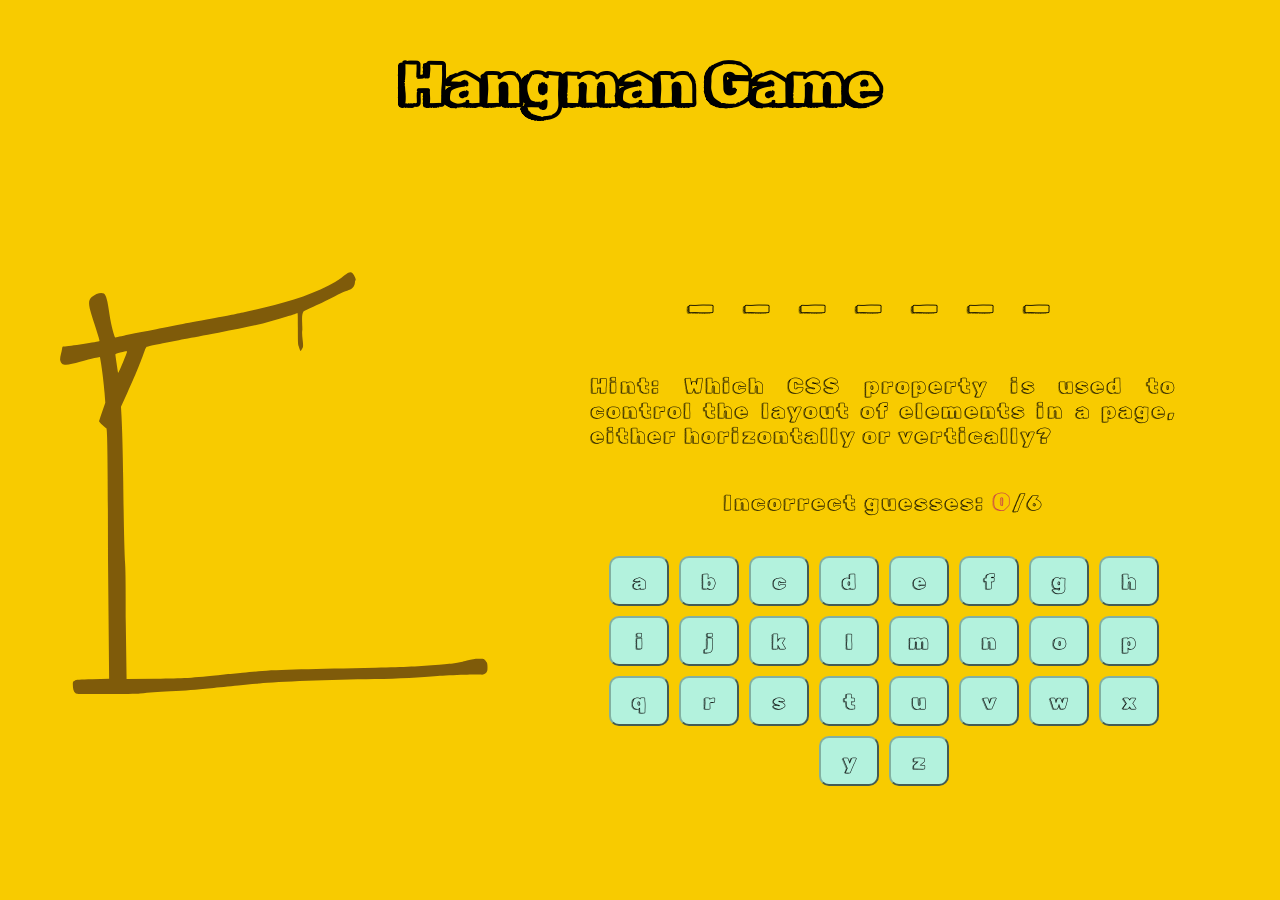
<file: hangman/index.html>
<!DOCTYPE html>
<html lang="en">
  <head>
    <meta charset="UTF-8" />
    <meta name="viewport" content="width=device-width, initial-scale=1.0" />
    <title>Hangman Game</title>
    <link rel="stylesheet" href="./sass/style.css" />
    <link rel="preconnect" href="https://fonts.googleapis.com" />
    <link rel="preconnect" href="https://fonts.gstatic.com" crossorigin />
    <link
      href="https://fonts.googleapis.com/css2?family=Rubik+Doodle+Shadow&display=swap"
      rel="stylesheet"
    />
    <link
      rel="apple-touch-icon"
      sizes="180x180"
      href="./assets/favicon_io/apple-touch-icon.png"
    />
    <link
      rel="icon"
      type="image/png"
      sizes="32x32"
      href="./assets/favicon_io/favicon-32x32.png"
    />
    <link
      rel="icon"
      type="image/png"
      sizes="16x16"
      href="./assets/favicon_io/favicon-16x16.png"
    />
  </head>
  <body>
    <script type="module" src="./js/index.js"></script>
  </body>
</html>
</file>
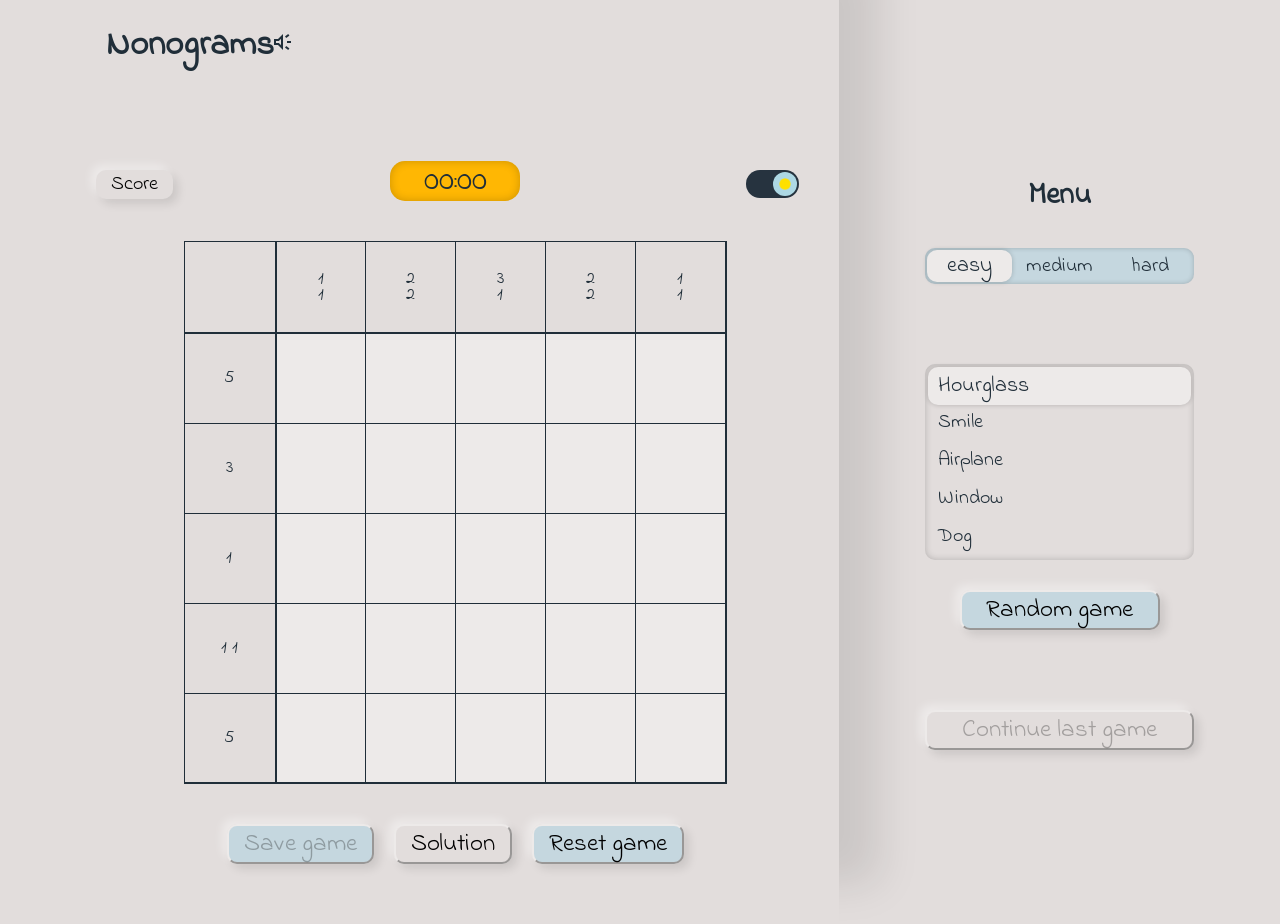
<file: nonograms/index.html>
<!DOCTYPE html>
<html lang="en">
  <head>
    <meta charset="UTF-8" />
    <meta name="viewport" content="width=device-width, initial-scale=1.0" />
    <title>Nonograms</title>
    <link rel="apple-touch-icon" sizes="180x180" href="./assets/favicon_io/apple-touch-icon.png" />
    <link rel="icon" type="image/png" sizes="32x32" href="./assets/favicon_io/favicon-32x32.png" />
    <link rel="icon" type="image/png" sizes="16x16" href="./assets/favicon_io/favicon-16x16.png" />
    <link rel="preconnect" href="https://fonts.googleapis.com" />
    <link rel="preconnect" href="https://fonts.gstatic.com" crossorigin />
    <link
      href="https://fonts.googleapis.com/css2?family=Indie+Flower&display=swap"
      rel="stylesheet"
    />
    <link rel="stylesheet" href="https://fonts.googleapis.com/css2?family=Material+Symbols+Outlined:opsz,wght,FILL,GRAD@24,400,0,0" />
    <link rel="stylesheet" href="./sass/style.css" />
  </head>
  <body>
    <script type="module" src="./index.js"></script>
  </body>
</html>
</file>
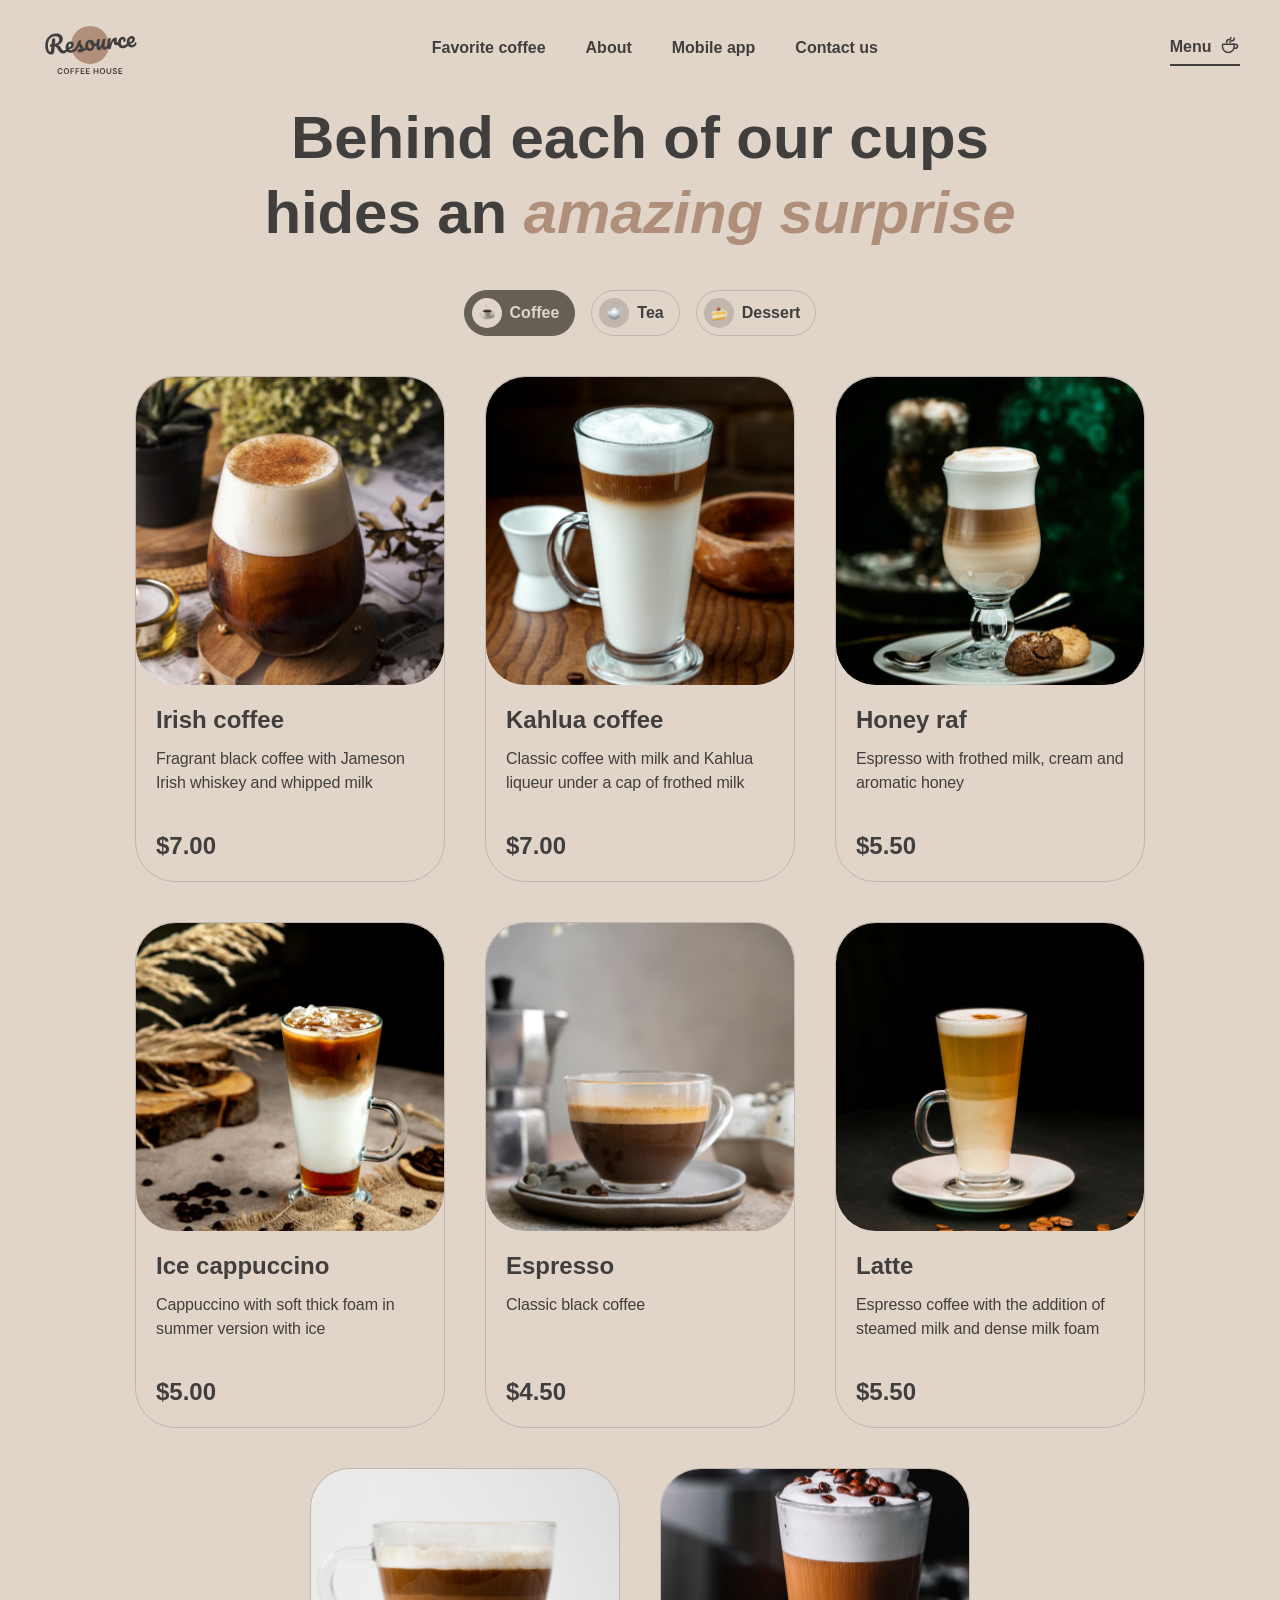
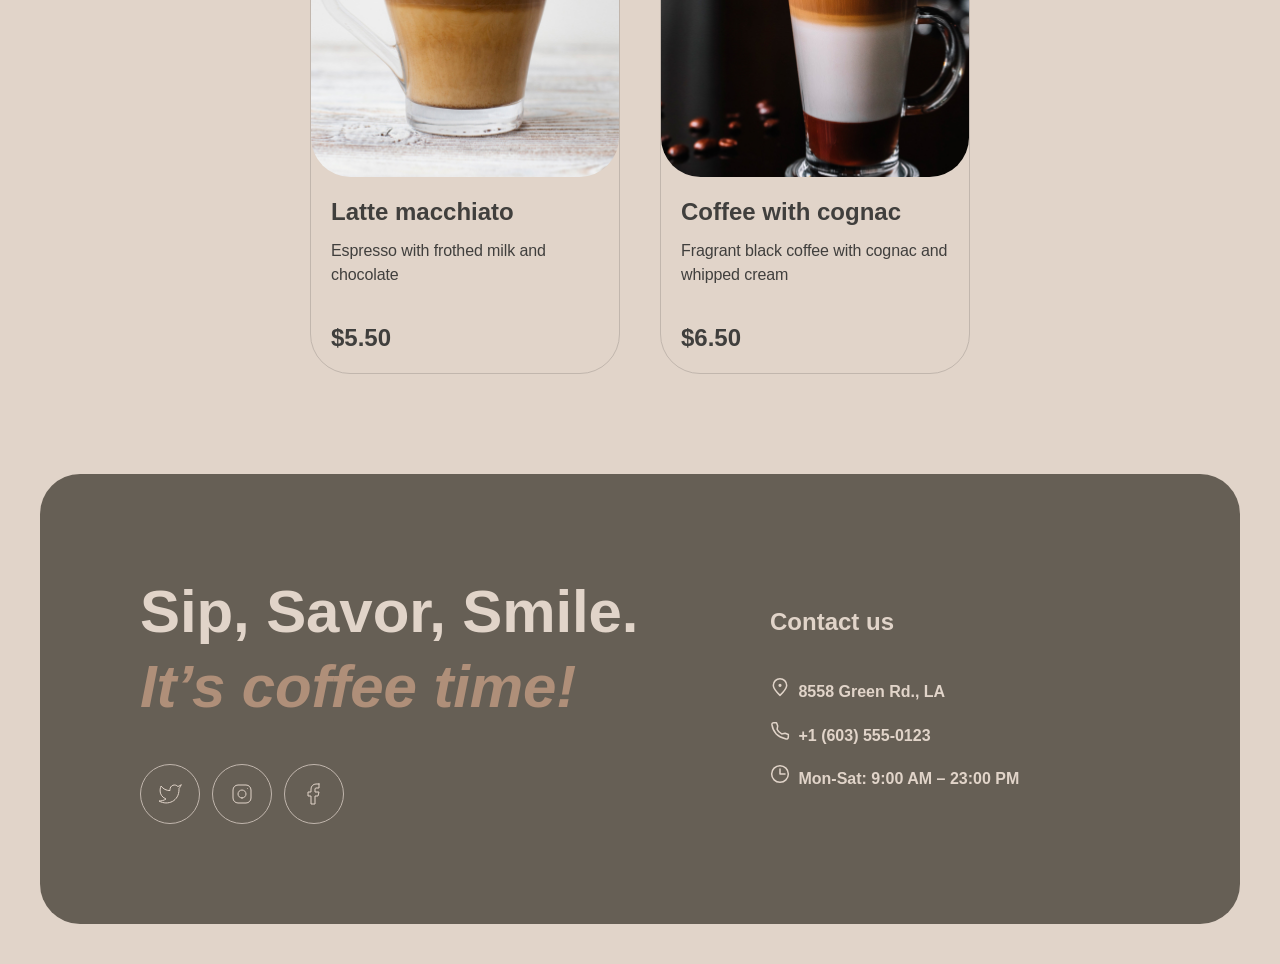
<file: coffee-house/menu.html>
<!DOCTYPE html>
<html lang="en">
  <head>
    <meta charset="UTF-8" />
    <meta name="viewport" content="width=device-width, initial-scale=1.0" />
    <title>Menu</title>
    <link
      rel="apple-touch-icon"
      sizes="180x180"
      href="./img/favicon_io/apple-touch-icon.png"
    />
    <link
      rel="icon"
      type="image/png"
      sizes="32x32"
      href="./img/favicon_io/favicon-32x32.png"
    />
    <link
      rel="icon"
      type="image/png"
      sizes="16x16"
      href="./img/favicon_io/favicon-16x16.png"
    />
    <link rel="manifest" href="./img/favicon_io/site.webmanifest" />
    <link href="https://fonts.cdnfonts.com/css/inter" rel="stylesheet" />
    <link rel="stylesheet" href="./sass/style-menu.css" />
  </head>
  <body>
    <header class="header">
      <div class="wrapper header__wrapper">
        <a class="icon-logo logo" href="./index.html">
          <svg class="icon-logo">
            <use xlink:href="./img/sprite.svg#logo"></use>
          </svg>
        </a>
        <div class="burger">
          <div class="burger__line"></div>
          <div class="burger__line"></div>
        </div>
        <div class="burger__menu">
          <nav class="header__navigation">
            <ul class="navigation">
              <li>
                <a
                  class="reference_underlined"
                  href="./index.html#favourites-coffee"
                  >Favorite coffee</a
                >
              </li>
              <li>
                <a class="reference_underlined" href="./index.html#about"
                  >About</a
                >
              </li>
              <li>
                <a class="reference_underlined" href="./index.html#mobile-app"
                  >Mobile app</a
                >
              </li>
              <li>
                <a class="reference_underlined" href="#footer">Contact us</a>
              </li>
            </ul>
          </nav>
          <a
            class="header__menu reference_underlined header__menu_burger"
            href="./menu.html"
          >
            Menu
            <svg class="icon-coffee-cup">
              <use xlink:href="./img/sprite.svg#coffee-cup"></use>
            </svg>
          </a>
        </div>
        <a
          class="header__menu header__menu_header reference_underlined_menu"
          href="./menu.html"
        >
          <span>Menu</span>
          <svg class="icon-coffee-cup">
            <use xlink:href="./img/sprite.svg#coffee-cup"></use>
          </svg>
        </a>
      </div>
    </header>
    <main>
      <div class="wrapper">
        <h1 class="menu__heading_none">Menu</h1>
        <h2 class="menu__heading">
          Behind each of our cups hides an <span>amazing surprise</span>
        </h2>
        <div class="menu__tabs">
          <div class="tab tab_checked">
            <div class="tab__circle"></div>
            <span>Coffee</span>
          </div>
          <div class="tab">
            <div class="tab__circle"></div>
            <span>Tea</span>
          </div>

          <div class="tab">
            <div class="tab__circle"></div>
            <span>Dessert</span>
          </div>
        </div>
        <div class="menu">
          <div class="menu-coffee">
            <div class="menu-item" data-name="Irish coffee">
              <div class="menu-item__img">
                <img src="./img/menu/coffee/coffee-1.jpg" alt="Irish coffee" />
              </div>
              <div class="menu-item__description">
                <h3>Irish coffee</h3>
                <p>
                  Fragrant black coffee with Jameson Irish whiskey and whipped
                  milk
                </p>
                <div class="menu-price">$7.00</div>
              </div>
            </div>
            <div class="menu-item" data-name="Kahlua coffee">
              <div class="menu-item__img">
                <img src="./img/menu/coffee/coffee-2.jpg" alt="Kahlua coffee" />
              </div>
              <div class="menu-item__description">
                <h3>Kahlua coffee</h3>
                <p>
                  Classic coffee with milk and Kahlua liqueur under a cap of
                  frothed milk
                </p>
                <div class="menu-price">$7.00</div>
              </div>
            </div>
            <div class="menu-item" data-name="Honey raf">
              <div class="menu-item__img">
                <img src="./img/menu/coffee/coffee-3.jpg" alt="Honey raf" />
              </div>
              <div class="menu-item__description">
                <h3>Honey raf</h3>
                <p>Espresso with frothed milk, cream and aromatic honey</p>
                <div class="menu-price">$5.50</div>
              </div>
            </div>
            <div class="menu-item" data-name="Ice cappuccino">
              <div class="menu-item__img">
                <img
                  src="./img/menu/coffee/coffee-4.jpg"
                  alt="Ice cappuccino"
                />
              </div>
              <div class="menu-item__description">
                <h3>Ice cappuccino</h3>
                <p>
                  Cappuccino with soft thick foam in summer version with ice
                </p>
                <div class="menu-price">$5.00</div>
              </div>
            </div>
            <div class="menu-item" data-name="Espresso">
              <div class="menu-item__img">
                <img src="./img/menu/coffee/coffee-5.jpg" alt="Espresso" />
              </div>
              <div class="menu-item__description">
                <h3>Espresso</h3>
                <p>Classic black coffee</p>
                <div class="menu-price">$4.50</div>
              </div>
            </div>
            <div class="menu-item" data-name="Latte">
              <div class="menu-item__img">
                <img src="./img/menu/coffee/coffee-6.jpg" alt="Latte" />
              </div>
              <div class="menu-item__description">
                <h3>Latte</h3>
                <p>
                  Espresso coffee with the addition of steamed milk and dense
                  milk foam
                </p>
                <div class="menu-price">$5.50</div>
              </div>
            </div>
            <div class="menu-item" data-name="Latte macchiato">
              <div class="menu-item__img">
                <img src="./img/menu/coffee/coffee-7.jpg" alt="Latte" />
              </div>
              <div class="menu-item__description">
                <h3>Latte macchiato</h3>
                <p>Espresso with frothed milk and chocolate</p>
                <div class="menu-price">$5.50</div>
              </div>
            </div>
            <div class="menu-item" data-name="Coffee with cognac">
              <div class="menu-item__img">
                <img
                  src="./img/menu/coffee/coffee-8.jpg"
                  alt="Coffee with cognac"
                />
              </div>
              <div class="menu-item__description">
                <h3>Coffee with cognac</h3>
                <p>Fragrant black coffee with cognac and whipped cream</p>
                <div class="menu-price">$6.50</div>
              </div>
            </div>
          </div>
          <div class="menu__refresh icon icon_background-arrow">
            <svg class="refresh icon_arrow">
              <use xlink:href="./img/sprite.svg#refresh"></use>
            </svg>
          </div>
        </div>
      </div>
    </main>
    <footer id="footer">
      <div class="wrapper wrapper_footer">
        <div class="container__footer">
          <div class="footer__left">
            <h2>Sip, Savor, Smile. <span>It’s coffee time!</span></h2>
            <div class="social-networks">
              <a href="#">
                <div class="icon icon_background-social">
                  <svg class="icon_social social-network">
                    <use xlink:href="./img/sprite.svg#twitter"></use>
                  </svg>
                </div>
              </a>
              <a href="#">
                <div class="icon icon_background-social">
                  <svg class="icon_social social-network">
                    <use xlink:href="./img/sprite.svg#instagram"></use>
                  </svg>
                </div>
              </a>
              <a href="#">
                <div class="icon icon_background-social">
                  <svg class="icon_social social-network">
                    <use xlink:href="./img/sprite.svg#facebook"></use>
                  </svg>
                </div>
              </a>
            </div>
          </div>
          <div class="footer__right">
            <h3>Contact us</h3>
            <ul>
              <li>
                <a
                  target="_blank"
                  class="reference_underlined"
                  href="https://maps.app.goo.gl/xftpbfBeqmgVsG1W7"
                >
                  <svg class="icon-logo">
                    <use xlink:href="./img/sprite.svg#pin-alt"></use>
                  </svg>
                  8558 Green Rd., LA
                </a>
              </li>
              <li>
                <a class="reference_underlined" href="tel:+16035550123">
                  <svg class="icon-logo">
                    <use xlink:href="./img/sprite.svg#phone"></use>
                  </svg>
                  +1 (603) 555-0123</a
                >
              </li>
              <li>
                <svg class="icon-logo">
                  <use xlink:href="./img/sprite.svg#clock"></use>
                </svg>
                <span>Mon-Sat: 9:00 AM – 23:00 PM</span>
              </li>
            </ul>
          </div>
        </div>
      </div>
    </footer>

    <script type="module" src="./js/burger.js"></script>

    <script type="module" src="./js/menu.js"></script>
    <script type="module" src="./js/Product.js"></script>
    <script type="module" src="./js/Modal.js"></script>
  </body>
</html>
</file>
<file: hangman/sass/style.css>
html {
  font-size: 30px;
  font-family: "Rubik Doodle Shadow", system-ui;
  color: #000;
}

body {
  background-color: #f8cb00;
  max-width: 1440px;
  margin: auto;
  display: flex;
  justify-content: space-between;
  align-items: center;
  flex-direction: column;
  gap: 10vh;
}
@media (max-width: 1200px) {
  body {
    gap: 2vh;
  }
}

body.lock {
  overflow: hidden;
}

h1 {
  max-width: max-content;
  margin: 50px auto 20px;
}
@media (max-width: 1200px) {
  h1 {
    margin-top: 20px;
    font-size: 1.5rem;
  }
}
@media (max-width: 835px) {
  h1 {
    font-size: 1rem;
  }
}

main {
  box-sizing: border-box;
  width: 100%;
  padding: 30px;
  display: flex;
  justify-content: center;
  align-items: start;
}
@media (max-width: 1200px) {
  main {
    flex-direction: column;
    gap: 6vh;
  }
}

.button {
  cursor: pointer;
  height: 50px;
  box-sizing: border-box;
  border-radius: 10px;
  font-family: "Rubik Doodle Shadow", system-ui;
  font-size: 0.7rem;
  transform: scale(1);
}
@media (hover: hover) {
  .button:hover {
    transform: scale(1.1);
  }
}

.keyboard__button {
  width: 60px;
  background-color: #b3f2dd;
  border-color: #82b0a1;
  opacity: 1;
  transition: opacity 1s ease;
}
.keyboard__button_hide {
  opacity: 0;
  cursor: default;
}
@media (max-width: 835px) {
  .keyboard__button {
    width: 40px;
    height: 40px;
    font-size: 0.5rem;
  }
}
@media (max-width: 549px) {
  .keyboard__button {
    width: 30px;
    height: 30px;
    font-size: 0.5rem;
  }
}

.modal__button {
  font-size: 0.9rem;
  width: 200px;
  height: 50px;
  background-color: #daaaf2;
}
@media (max-width: 835px) {
  .modal__button {
    font-size: 0.7rem;
  }
}
@media (max-width: 549px) {
  .modal__button {
    font-size: 0.6rem;
  }
}

.alarm-window {
  width: 230px;
  height: 230px;
  position: absolute;
  right: 10%;
  top: 0;
  opacity: 0;
  transition: all 1s ease;
}

.alarm-window_open {
  opacity: 1;
}
@media (max-width: 549px) {
  .alarm-window_open {
    opacity: 0;
  }
}

.modal-alarm {
  width: 230px;
  position: absolute;
  z-index: 1;
}

.alarm-lang {
  font-size: 0.4rem;
  text-align: center;
  position: relative;
  padding: 70px 40px 80px 80px;
  z-index: 10;
  line-height: 0.6rem;
  letter-spacing: 0.05rem;
  color: #000;
}

.picture {
  width: 40%;
  display: flex;
  justify-content: center;
  align-items: center;
}
@media (max-width: 1200px) {
  .picture {
    width: 100%;
  }
}

.picture__img {
  width: 90%;
}
@media (max-width: 1200px) {
  .picture__img {
    margin: 5% 0;
    max-width: 40%;
  }
}
.picture__img .picture__gallows {
  fill: #7F5B0A;
}
.picture__img .picture__head,
.picture__img .picture__body,
.picture__img .picture__right-hand,
.picture__img .picture__left-hand,
.picture__img .picture__left-leg,
.picture__img .picture__right-leg {
  fill: none;
}
.picture__img .picture__head_unhide,
.picture__img .picture__body_unhide,
.picture__img .picture__right-hand_unhide,
.picture__img .picture__left-hand_unhide,
.picture__img .picture__left-leg_unhide,
.picture__img .picture__right-leg_unhide {
  fill: #000;
}
.picture__img .st0 {
  fill: none;
}
.picture__img .st0_unhide {
  fill: aliceblue;
}

.gameplay {
  box-sizing: border-box;
  width: 60%;
  display: flex;
  flex-direction: column;
  gap: 40px;
  align-items: center;
  justify-content: start;
  font-size: 0.7rem;
}
@media (max-width: 1200px) {
  .gameplay {
    width: 100%;
    font-size: 0.5rem;
    gap: 30px;
  }
}

.gameplay__word {
  margin: auto;
  font-size: 1.2rem;
  line-height: 2;
  letter-spacing: 1rem;
}
@media (max-width: 835px) {
  .gameplay__word {
    font-size: 1rem;
  }
}
@media (max-width: 1200px) {
  .gameplay__word {
    font-size: 0.7rem;
    letter-spacing: 0.7rem;
  }
}

.hint {
  width: 80%;
  margin: auto;
  align-content: center;
  letter-spacing: 0.1rem;
  text-align: justify;
}
@media (max-width: 549px) {
  .hint {
    width: 100%;
  }
}

.incorrect-guesses {
  letter-spacing: 0.1rem;
}

.incorrect-guesses__count {
  color: #c33153;
  font-size: 0.8rem;
}

.keyboard {
  width: 80%;
  display: flex;
  justify-content: center;
  align-items: center;
  flex-wrap: wrap;
  gap: 10px;
}
@media (max-width: 549px) {
  .keyboard {
    width: 100%;
    gap: 5px;
  }
}

.modal {
  position: fixed;
  top: 0;
  left: 0;
  width: 100%;
  height: 100vh;
  background-color: rgba(0, 0, 0, 0.1254901961);
  z-index: 10;
  display: flex;
  justify-content: center;
  align-items: center;
}

.modal__window {
  position: absolute;
  width: 400px;
  border-radius: 30px;
  border: #000 2px solid;
  border-color: #000;
  background-color: #e0e0e0;
  padding: 20px;
  display: flex;
  flex-direction: column;
  justify-content: center;
  align-items: center;
  gap: 25px;
  font-size: 1.3rem;
}
@media (max-width: 835px) {
  .modal__window {
    font-size: 1rem;
  }
}
@media (max-width: 549px) {
  .modal__window {
    width: 280px;
    font-size: 0.9rem;
    gap: 15px;
  }
}

.modal__firework_right {
  transform: rotate(60deg);
  position: absolute;
  top: -10%;
  right: -10%;
}

.modal__firework_left {
  transform: rotate(-60deg);
  position: absolute;
  top: 20%;
  right: 70%;
}

.modal__img {
  margin-bottom: 25px;
}
@media (max-width: 549px) {
  .modal__img {
    margin-bottom: 10px;
  }
}

.modal__answer {
  font-size: 0.9rem;
  letter-spacing: 0.05rem;
}
@media (max-width: 835px) {
  .modal__answer {
    font-size: 0.7rem;
  }
}
@media (max-width: 549px) {
  .modal__answer {
    font-size: 0.6rem;
  }
}

/*# sourceMappingURL=style.css.map */
</file>
<file: nonograms/sass/style.css>
html {
  font-size: 10px;
}

* {
  margin: 0;
  padding: 0;
}

body {
  position: relative;
  width: 100%;
  margin: auto;
  background-color: #e2dddc;
  color: #202E39;
  font-family: "Indie Flower", cursive;
  font-size: 2rem;
}

body.lock {
  overflow: hidden;
}

body.dark {
  background-color: #202E39;
  color: #e2dddc;
}

h1 {
  border-radius: 10px;
  width: max-content;
  font-size: 3.5rem;
  padding: 0 15px;
}

h2 {
  margin: 0 auto;
  padding: 0 15px;
  border-radius: 10px;
  font-size: 3rem;
}

.button {
  cursor: pointer;
  background-color: rgba(142, 202, 230, 0.3450980392);
  border-color: #edeae9;
  border-radius: 10px;
  font-family: "Indie Flower", cursive;
  font-size: 2.5rem;
  padding: 0 15px;
  box-shadow: -5px -5px 10px 0px rgba(255, 255, 255, 0.4), 5px 5px 10px 0px rgba(0, 0, 0, 0.1);
}

.button:disabled {
  cursor: auto;
}

.dark .button:disabled {
  color: rgba(255, 255, 255, 0.4);
}

.dark .button {
  border-color: #26333F;
  box-shadow: -5px -5px 10px 0px rgba(255, 255, 255, 0.1), 5px 5px 10px 0px rgba(0, 0, 0, 0.2);
  color: #e2dddc;
}

.button_continue-last-game,
.button_solution {
  background-color: #e2dddc;
}

.dark .button_continue-last-game,
.dark .button_solution {
  background-color: #202E39;
  border-color: #202E39;
}

.button_random-game {
  width: 200px;
  margin: 0 auto;
}

.button_continue-last-game {
  margin-top: 50px;
}

.button_score {
  display: none;
}
@media (max-width: 1340px) {
  .button_score {
    position: absolute;
    display: block;
    width: max-content;
    background-color: #e2dddc;
    font-size: 2rem;
    top: 170px;
    left: 25px;
    border: none;
  }
  .dark .button_score {
    background-color: #26333F;
  }
}

main {
  position: relative;
  width: 100%;
  display: flex;
  justify-content: space-evenly;
  align-items: center;
}

.score {
  order: -1;
  border-radius: 10px;
  display: flex;
  justify-content: center;
  align-items: center;
}
.score .score__wrapper {
  display: flex;
  flex-direction: column;
  gap: 40px;
  width: 300px;
}
@media (max-width: 1340px) {
  .score {
    display: none;
    position: absolute;
    left: 0;
    top: 0;
    z-index: 10;
    background-color: rgba(142, 202, 230, 0.3450980392);
    width: 100%;
    height: 100vh;
  }
  .score .score__wrapper {
    position: relative;
    background-color: #edeae9;
    box-shadow: 0px 0px 100px 0px rgba(0, 0, 0, 0.2);
    gap: 10px;
    padding: 60px 40px;
    border-radius: 20px;
    opacity: 0;
    transition: opacity 0.6s ease 0s;
  }
  .dark .score .score__wrapper {
    background-color: #26333F;
  }
  .score_opened {
    display: flex;
  }
  .score_opened .score__wrapper {
    opacity: 100%;
  }
}

.score__list {
  border-radius: 10px;
  box-sizing: border-box;
  box-shadow: inset 0px 0px 7px 0px rgba(0, 0, 0, 0.2);
  background-color: #e2dddc;
}
.dark .score__list {
  background-color: #26333F;
}

ol {
  font-size: 1.5rem;
  list-style: none;
  counter-reset: item;
}
ol li {
  counter-increment: item;
  padding: 10px;
}
ol li:before {
  margin-right: 10px 0;
  content: counter(item);
  width: 3rem;
  text-align: center;
  display: inline-block;
}

.score__first {
  font-size: 1.8rem;
  font-weight: bold;
  background-color: rgba(142, 202, 230, 0.3450980392);
  border-top-left-radius: 10px;
  border-top-right-radius: 10px;
}

.icon-close {
  display: none;
}

.score_opened .icon-close {
  display: block;
  position: absolute;
  top: 20px;
  right: 20px;
  cursor: pointer;
}

.game {
  position: relative;
  width: 640px;
  order: 1;
  box-sizing: border-box;
  display: flex;
  flex-direction: column;
  gap: 20px;
  padding: 20px 20px 60px;
  background-color: #e2dddc;
  box-shadow: 5px -40px 40px rgba(0, 0, 0, 0.1), -5px -40px 40px rgba(0, 0, 0, 0.1);
}
.dark .game {
  background-color: #202E39;
}
@media (max-width: 1340px) {
  .game {
    width: 60%;
    box-shadow: 40px -40px 40px 0px rgba(0, 0, 0, 0.1);
  }
}
@media (max-width: 1000px) {
  .game {
    width: 100%;
  }
}
@media (max-width: 1000px) {
  .game {
    padding: 20px 10px 30px;
  }
}

.game__time {
  width: 120px;
  font-size: 3.5rem;
  background-color: #ffb703;
  padding: 0 5px;
  border-radius: 15px;
  text-align: center;
  line-height: 4rem;
  box-shadow: inset 0px 0px 10px 0px rgba(0, 0, 0, 0.2);
  margin: 70px auto 20px;
}
.dark .game__time {
  color: rgba(32, 46, 57, 0.8745098039);
}

.game__buttons {
  order: 10;
  margin-top: 20px;
  width: 100%;
  display: flex;
  justify-content: center;
  align-items: center;
  gap: 20px;
}
@media (max-width: 1000px) {
  .game__buttons {
    width: 80%;
    flex-wrap: wrap;
    margin: 40px auto 0;
  }
}

.audio {
  display: block;
  position: absolute;
  top: 30px;
  left: 200px;
  cursor: pointer;
}

.nonograms {
  min-width: 540px;
  min-height: 540px;
  margin: auto;
}
@media (max-width: 710px) {
  .nonograms {
    min-width: 432px;
    min-height: 432px;
  }
}
@media (max-width: 499px) {
  .nonograms {
    min-width: 360px;
    min-height: 360px;
  }
}

table,
tr,
td {
  border: solid 1px #202E39;
  border-collapse: collapse;
}
.dark table,
.dark tr,
.dark td {
  border-color: #e2dddc;
}

.nonograms__left,
.nonograms__top {
  font-size: 1.8rem;
  letter-spacing: 0.001rem;
  line-height: 1.6rem;
  text-align: center;
}
@media (max-width: 710px) {
  .nonograms__left,
  .nonograms__top {
    font-size: 1.4rem;
    line-height: 1.1rem;
  }
}
@media (max-width: 499px) {
  .nonograms__left,
  .nonograms__top {
    font-size: 1.2rem;
    line-height: 1rem;
  }
}

.nonograms__left {
  width: 90px;
}
@media (max-width: 710px) {
  .nonograms__left {
    width: 72px;
    line-height: 1rem;
    letter-spacing: 0.001rem;
  }
}
@media (max-width: 499px) {
  .nonograms__left {
    width: 60px;
    letter-spacing: 0.001rem;
  }
}

.nonograms__top {
  height: 90px;
}
@media (max-width: 710px) {
  .nonograms__top {
    height: 72px;
  }
}
@media (max-width: 499px) {
  .nonograms__top {
    height: 60px;
  }
}

.nonograms_disabled .cell {
  cursor: auto;
}

.cell {
  box-sizing: border-box;
  position: relative;
  width: 90px;
  height: 90px;
  cursor: pointer;
  background-color: #edeae9;
  font-size: 6rem;
  line-height: 6rem;
  transition: all 0.1s ease;
}
.dark .cell {
  background-color: #26333F;
}
.cell::before {
  padding: 0;
  content: "x";
  position: absolute;
  top: 50%;
  left: 50%;
  opacity: 0;
  transform: translateX(-50%) translateY(-50%);
  transition: all 0.1s ease;
}
@media (max-width: 710px) {
  .cell {
    width: 72px;
    height: 72px;
    font-size: 5rem;
    line-height: 5rem;
  }
}
@media (max-width: 499px) {
  .cell {
    width: 60px;
    height: 60px;
    font-size: 4rem;
    line-height: 4rem;
  }
}

.cell-medium {
  width: 45px;
  height: 45px;
  font-size: 4rem;
  line-height: 4rem;
}
@media (max-width: 710px) {
  .cell-medium {
    width: 36px;
    height: 36px;
    font-size: 3rem;
    line-height: 3rem;
  }
}
@media (max-width: 499px) {
  .cell-medium {
    width: 30px;
    height: 30px;
    font-size: 2rem;
    line-height: 2rem;
  }
}

.cell-small {
  width: 30px;
  height: 30px;
  font-size: 2.5rem;
  line-height: 2.5rem;
}
@media (max-width: 710px) {
  .cell-small {
    width: 24px;
    height: 24px;
    font-size: 2rem;
    line-height: 2rem;
  }
}
@media (max-width: 499px) {
  .cell-small {
    width: 20px;
    height: 20px;
    font-size: 1rem;
    line-height: 1rem;
  }
}

.cell_dark {
  background-color: rgba(32, 46, 57, 0.8745098039);
}
.dark .cell_dark {
  background-color: rgba(160, 206, 227, 0.5529411765);
}

.cell_cross::before {
  opacity: 1;
}

.first .cell,
.first .nonograms__left {
  border-top: solid 2px #202E39;
}
.dark .first .cell,
.dark .first .nonograms__left {
  border-color: #e2dddc;
}

.cell_first,
.nonograms__top_first {
  border-left: solid 2px #202E39;
}
.dark .cell_first,
.dark .nonograms__top_first {
  border-color: #e2dddc;
}

.five .cell,
.five .nonograms__left {
  border-bottom: solid 2px #202E39;
}
.dark .five .cell,
.dark .five .nonograms__left {
  border-color: #e2dddc;
}

.cell_five {
  border-right: solid 2px #202E39;
}
.dark .cell_five {
  border-color: #e2dddc;
}

.menu {
  box-sizing: border-box;
  order: 2;
  padding: 15px;
  display: flex;
  flex-direction: column;
  justify-content: center;
  gap: 30px;
  padding: 15px;
}
@media (max-width: 1000px) {
  .menu {
    z-index: 9;
    background-color: #e2dddc;
    border-bottom-left-radius: 10px;
    box-shadow: -5px 0px 15px 0px rgba(0, 0, 0, 0.1);
    position: fixed;
    overflow-y: auto;
    right: 0;
    gap: 10px;
    top: -700px;
    padding: 100px 40px 60px;
    opacity: 0;
    transition: all 0.6s ease 0s;
  }
  .dark .menu {
    background-color: #202E39;
  }
  .menu_opened {
    transform: translateY(700px);
    opacity: 100%;
  }
}

.levels {
  padding: 2px;
  background-color: rgba(142, 202, 230, 0.3450980392);
  border-radius: 10px;
  padding: 2px 2px;
  box-shadow: inset 0px 0px 5px 0px rgba(0, 0, 0, 0.2);
  display: flex;
  justify-content: center;
  align-items: center;
  gap: 5px;
}

.level {
  box-sizing: border-box;
  display: flex;
  justify-content: center;
  cursor: pointer;
  padding: 0 5px;
  width: 85px;
  font-size: 2rem;
  border-radius: 10px;
  transition: all 0.2s ease;
}
.level_selected {
  cursor: auto;
  background-color: #edeae9;
  box-shadow: 0px 0px 5px 0px rgba(0, 0, 0, 0.2);
  border-radius: 10px;
  font-size: 2.2rem;
}
.dark .level_selected {
  background-color: #202E39;
}
.level:hover, .level:focus {
  font-size: 2.2rem;
}

.menu__name-game {
  margin-top: 50px;
  padding: 3px;
  border-radius: 10px;
  box-sizing: border-box;
  box-shadow: inset 0px 0px 7px 0px rgba(0, 0, 0, 0.2);
  background-color: #e2dddc;
}
.dark .menu__name-game {
  background-color: #26333F;
}

.name-game {
  padding: 3px 10px;
  height: 32px;
  list-style: none;
  cursor: pointer;
  transition: all 0.2s linear;
}
.name-game_selected {
  font-size: 2.2rem;
  background-color: #edeae9;
  border-radius: 10px;
  box-shadow: 0px 0px 5px 0px rgba(0, 0, 0, 0.2);
}
.dark .name-game_selected {
  background-color: rgba(142, 202, 230, 0.3450980392);
}
.name-game:hover {
  font-size: 2.2rem;
}

.modal {
  position: fixed;
  top: 0;
  left: 0;
  width: 100%;
  height: 100vh;
  z-index: 100;
  background-color: rgba(142, 202, 230, 0.3450980392);
  display: flex;
  justify-content: center;
  align-items: center;
}

.modal_none {
  display: none;
}

.modal__window {
  position: absolute;
  width: 400px;
  border-radius: 10px;
  box-shadow: 0px 0px 40px rgba(0, 0, 0, 0.1);
  background-color: #edeae9;
  padding: 20px;
  display: flex;
  flex-direction: column;
  justify-content: center;
  align-items: center;
  gap: 15px;
  font-size: 3rem;
}
.dark .modal__window {
  background-color: #26333F;
}

.result-game {
  margin-bottom: 15px;
  display: block;
  text-align: center;
}

.button_modal {
  font-size: 3rem;
  padding: 0 20px;
}

.burger {
  display: none;
}
@media (max-width: 1000px) {
  .burger {
    position: absolute;
    display: flex;
    flex-direction: column;
    justify-content: center;
    align-items: center;
    gap: 5px;
    width: 30px;
    height: 20px;
    cursor: pointer;
    z-index: 9;
    top: 25px;
    right: 25px;
  }
}

@media (max-width: 1000px) {
  .burger__line {
    width: 25px;
    height: 2px;
    border-radius: 10px;
    background-color: #26333F;
    transition: all 0.7s ease;
  }
  .burger_opened .burger__line:nth-child(1) {
    transform-origin: left;
    transform: translateY(-3px) rotate(45deg);
  }
  .burger_opened .burger__line:nth-child(2) {
    opacity: 0;
  }
  .burger_opened .burger__line:nth-child(3) {
    transform-origin: left;
    transform: translateX(-1px) translateY(1px) rotate(-45deg);
  }
  .dark .burger__line {
    background-color: #edeae9;
  }
}

.switch {
  position: absolute;
  top: 170px;
  right: 40px;
  display: block;
  width: 53px;
  height: 28px;
}
.switch input {
  display: none;
  opacity: 0;
  width: 0;
  height: 0;
}

.switch-toggle {
  position: absolute;
  cursor: pointer;
  border-radius: 20px;
  top: 0;
  left: 0;
  right: 0;
  bottom: 0;
  background-color: #26333F;
  transition: all 0.2s ease;
}

.switch-toggle:before {
  position: absolute;
  content: "";
  height: 24px;
  width: 24px;
  border-radius: 20px;
  right: 2px;
  bottom: 2px;
  background-color: #ADD8E4;
  background-image: url(../assets/theme/sun.png);
  background-size: 50%;
  background-repeat: no-repeat;
  background-position: center;
  transition: all 0.4s ease;
}

input:checked + .switch-toggle::before {
  background-color: #26333F;
  background-image: url(../assets/theme/moon.png);
}

input:checked + .switch-toggle {
  background-color: #edeae9;
  box-shadow: inset 0px 0px 8px 0px rgba(0, 0, 0, 0.2);
}

input:focus + .switch-toggle {
  box-shadow: 0 0 1px rgba(0, 0, 0, 0.2);
}

input:checked + .switch-toggle:before {
  transform: translateX(-24px);
}

/*# sourceMappingURL=style.css.map */
</file>
<file: coffee-house/sass/style-menu.css>
html {
  line-height: 1.15; /* 1 */
  -webkit-text-size-adjust: 100%; /* 2 */
}

body {
  margin: 0;
}

main {
  display: block;
}

h1 {
  font-size: 2em;
  margin: 0;
}

hr {
  box-sizing: content-box; /* 1 */
  height: 0; /* 1 */
}

pre {
  font-family: monospace, monospace; /* 1 */
  font-size: 1em; /* 2 */
}

a {
  background-color: transparent;
}

abbr[title] {
  border-bottom: none; /* 1 */
  text-decoration: underline; /* 2 */
  text-decoration: underline dotted; /* 2 */
}

b,
strong {
  font-weight: bolder;
}

code,
kbd,
samp {
  font-family: monospace, monospace; /* 1 */
  font-size: 1em; /* 2 */
}

small {
  font-size: 80%;
}

sub,
sup {
  font-size: 75%;
  line-height: 0;
  position: relative;
  vertical-align: baseline;
}

sub {
  bottom: -0.25em;
}

sup {
  top: -0.5em;
}

img {
  border-style: none;
}

button,
input,
optgroup,
select,
textarea {
  font-family: inherit; /* 1 */
  font-size: 100%; /* 1 */
  line-height: 1.15; /* 1 */
  margin: 0; /* 2 */
}

button,
select { /* 1 */
  text-transform: none;
}

button,
[type=button],
[type=reset],
[type=submit] {
  -webkit-appearance: button;
}

button::-moz-focus-inner,
[type=button]::-moz-focus-inner,
[type=reset]::-moz-focus-inner,
[type=submit]::-moz-focus-inner {
  border-style: none;
  padding: 0;
}

button:-moz-focusring,
[type=button]:-moz-focusring,
[type=reset]:-moz-focusring,
[type=submit]:-moz-focusring {
  outline: 1px dotted ButtonText;
}

fieldset {
  padding: 0.35em 0.75em 0.625em;
}

legend {
  box-sizing: border-box; /* 1 */
  color: inherit; /* 2 */
  display: table; /* 1 */
  max-width: 100%; /* 1 */
  padding: 0; /* 3 */
  white-space: normal; /* 1 */
}

progress {
  vertical-align: baseline;
}

textarea {
  overflow: auto;
}

[type=checkbox],
[type=radio] {
  box-sizing: border-box; /* 1 */
  padding: 0; /* 2 */
}

[type=number]::-webkit-inner-spin-button,
[type=number]::-webkit-outer-spin-button {
  height: auto;
}

[type=search] {
  -webkit-appearance: textfield; /* 1 */
  outline-offset: -2px; /* 2 */
}

[type=search]::-webkit-search-decoration {
  -webkit-appearance: none;
}

::-webkit-file-upload-button {
  -webkit-appearance: button; /* 1 */
  font: inherit; /* 2 */
}

details {
  display: block;
}

summary {
  display: list-item;
}

template {
  display: none;
}

[hidden] {
  display: none;
}

/* Normalize */
section, main, footer, header, article {
  display: block;
}

* {
  margin: 0;
  padding: 0;
}

html {
  scroll-behavior: smooth;
  font-size: 10px;
}

body {
  background-color: #E1D4C9;
  font-size: 1.6rem;
  font-family: "Inter", Verdana, sans-serif;
  position: relative;
}

body.lock {
  overflow: hidden;
  scroll-padding-top: 0;
  scroll-behavior: smooth;
}

.wrapper {
  max-width: 1360px;
  margin: auto;
  padding: 0 40px;
}
@media (max-width: 530px) {
  .wrapper {
    padding: 0 16px;
  }
}

h1 {
  color: #E1D4C9;
  font-size: 7.2rem;
  font-weight: 600;
  line-height: 105%;
  font-style: normal;
}
h1 span {
  color: hsl(24, 25%, 58%);
  font-style: italic;
}
@media (max-width: 530px) {
  h1 {
    font-size: 4.2rem;
    font-weight: 600;
    line-height: 115%;
    font-style: normal;
  }
}

h2 {
  color: #403F3D;
  font-size: 6rem;
  font-weight: 600;
  line-height: 125%;
  font-style: normal;
  letter-spacing: -0.1px;
}
h2 span {
  color: hsl(24, 25%, 58%);
  font-style: italic;
}
@media (max-width: 530px) {
  h2 {
    font-size: 3.2rem;
    font-weight: 600;
    line-height: 125%;
    font-style: normal;
  }
}

h3 {
  color: #403F3D;
  font-size: 2.4rem;
  font-weight: 600;
  line-height: 125%;
  font-style: normal;
}

.reference_underlined {
  cursor: pointer;
}
.reference_underlined_menu {
  cursor: auto;
}
.reference_underlined_menu::after, .reference_underlined::after {
  content: "";
  display: block;
  width: 0%;
  margin: 2px auto 0;
  height: 2px;
  background-color: currentColor;
  transition: width 0.5s ease-out;
}
.reference_underlined_menu::after {
  width: 100%;
}
.reference_underlined_none {
  cursor: auto;
}
@media (hover: hover) {
  .reference_underlined:hover::after {
    content: "";
    display: block;
    width: 100%;
  }
  .reference_underlined_none:hover::after {
    width: 0%;
  }
}

.modal__content .modal__close, .tab, .tab span, .tab .tab__circle, .icon, .icon_arrow, .icon_social {
  transition: all 0.7s ease;
}

.icon {
  box-sizing: border-box;
  width: 60px;
  height: 60px;
  cursor: pointer;
  border: 1px solid;
  border-radius: 100px;
  display: flex;
  justify-content: center;
  align-items: center;
  flex-shrink: 0;
}
.icon_background-arrow {
  border-color: #665F55;
}
@media (hover: hover) {
  .icon_background-arrow:hover {
    background-color: #665F55;
    border-color: #665F55;
  }
  .icon_background-arrow:hover .icon_arrow {
    stroke: #E1D4C9;
  }
}
.icon_background-social {
  border-color: #C1B6AD;
}
@media (hover: hover) {
  .icon_background-social:hover {
    background-color: #E1D4C9;
    border-color: #E1D4C9;
  }
  .icon_background-social:hover .icon_social {
    stroke: #403F3D;
  }
}
.icon_arrow {
  stroke: #403F3D;
  width: 24px;
  height: 24px;
}
.icon_social {
  stroke: #E1D4C9;
  width: 24px;
  height: 24px;
}

.burger {
  display: none;
}
@media (max-width: 768px) {
  .burger {
    box-sizing: border-box;
    display: flex;
    flex-direction: column;
    justify-content: center;
    align-items: center;
    gap: 6px;
    width: 44px;
    height: 44px;
    border-radius: 100px;
    border: 1px solid #665F55;
  }
  .burger_opened .burger__line:first-child {
    transform-origin: left;
    transform: translate(2px, -2px) rotate(45deg);
  }
  .burger_opened .burger__line:last-child {
    transform-origin: left;
    transform: translate(2px, 2px) rotate(-45deg);
  }
}
.burger .burger__line {
  box-sizing: border-box;
  width: 17.5px;
  border-radius: 100px;
  background-color: #665F55;
  border: 1px solid #665F55;
  transition: all 0.6s ease 0s;
}

@media (max-width: 768px) {
  .burger__menu {
    z-index: 10;
    box-sizing: border-box;
    position: fixed;
    overflow-y: auto;
    top: 100px;
    right: -100%;
    width: 100%;
    height: 100vh;
    background-color: #E1D4C9;
    padding: 60px 40px;
    display: flex;
    flex-direction: column;
    align-items: center;
    gap: 97px;
    opacity: 0;
    transition: all 0.6s ease 0s;
  }
  .burger__menu a {
    font-size: 3.2rem;
    font-weight: 600;
    line-height: 125%;
    font-style: normal;
    display: block;
    width: max-content;
  }
  .burger__menu a .icon-coffee-cup {
    vertical-align: top;
  }
  .burger__menu .header__menu_burger .icon-coffee-cup {
    width: 40px;
    height: 40px;
  }
  .burger__menu_opened {
    transform: translateX(-100%);
    opacity: 100%;
  }
}

.header__wrapper {
  display: flex;
  justify-content: space-between;
  align-items: center;
  padding: 20px 40px 20px;
}
@media (max-width: 530px) {
  .header__wrapper {
    padding: 20px 16px;
  }
}

.icon-logo {
  width: 100px;
  height: 60px;
}

.header__navigation .navigation {
  display: flex;
  align-items: center;
  gap: 40px;
}
@media (max-width: 768px) {
  .header__navigation .navigation {
    flex-direction: column;
    justify-content: flex-start;
    align-items: center;
    gap: 56px;
  }
}
.header__navigation li {
  list-style: none;
  font-size: 1.6rem;
  font-weight: 600;
  line-height: 150%;
  font-style: normal;
}
.header__navigation a {
  text-decoration: none;
  color: #403F3D;
}

.header__menu {
  text-align: center;
  text-decoration: none;
  color: #403F3D;
  font-size: 1.6rem;
  font-weight: 600;
  line-height: 150%;
  font-style: normal;
}
.header__menu span {
  vertical-align: top;
}
.header__menu .icon-coffee-cup {
  margin-left: 4px;
  width: 20px;
  height: 20px;
}
.header__menu_burger {
  display: none;
}
@media (max-width: 768px) {
  .header__menu_burger {
    display: block;
  }
}
@media (max-width: 768px) {
  .header__menu_header {
    display: none;
  }
}

.tab {
  padding: 7px 15px 7px 7px;
  border-radius: 100px;
  border: 1px solid #C1B6AD;
  display: flex;
  align-items: center;
  gap: 8px;
  cursor: pointer;
}
.tab span {
  color: #403F3D;
  font-size: 1.6rem;
  font-weight: 600;
  line-height: 150%;
  font-style: normal;
}
.tab .tab__circle {
  box-sizing: border-box;
  width: 30px;
  height: 30px;
  border-radius: 100%;
  padding: 5px 7px;
  background-color: #C1B6AD;
  align-content: center;
}
.tab_checked {
  background-color: #665F55;
  border-color: #665F55;
}
.tab_checked .tab__circle {
  background-color: #E1D4C9;
}
.tab_checked span {
  color: #E1D4C9;
}
@media (hover: hover) {
  .tab:hover {
    background-color: #665F55;
    border-color: #665F55;
  }
  .tab:hover .tab__circle {
    background-color: #E1D4C9;
  }
  .tab:hover span {
    color: #E1D4C9;
  }
}
.tab_checked {
  cursor: auto;
}

.menu__heading {
  max-width: 800px;
  margin: auto;
  text-align: center;
}
.menu__heading_none {
  display: none;
}

.menu__tabs {
  display: flex;
  justify-content: center;
  gap: 16px;
  padding: 40px 0;
}
@media (max-width: 530px) {
  .menu__tabs {
    gap: 8px;
  }
}
.menu__tabs .tab:nth-child(1) .tab__circle {
  background-image: url(../img/menu/icon-coffee1.svg);
}
.menu__tabs .tab:nth-child(2) .tab__circle {
  background-image: url(../img/menu/icon-tea1.svg);
}
.menu__tabs .tab:nth-child(3) .tab__circle {
  background-image: url(../img/menu/icon-dessert1.svg);
}

.menu-coffee {
  display: flex;
  gap: 40px;
  justify-content: center;
  flex-wrap: wrap;
}
.menu-coffee > * {
  flex-basis: 308px;
}
@media (max-width: 768px) {
  .menu-coffee .menu-item:nth-of-type(n+5) {
    display: none;
  }
}

@keyframes open {
  0% {
    opacity: 0.2;
  }
  100% {
    opacity: 1;
  }
}
.menu-item {
  animation: open 0.5s;
  border-radius: 40px;
  border: 1px solid #C1B6AD;
  cursor: pointer;
}
@media (hover: hover) {
  .menu-item:hover img {
    transform: scale(1);
  }
}
.menu-item .menu-item__description {
  position: relative;
  height: 156px;
  padding: 20px;
  display: flex;
  flex-direction: column;
  gap: 12px;
}
.menu-item .menu-item__description p {
  color: #403F3D;
  font-size: 1.6rem;
  font-weight: 400;
  line-height: 150%;
  font-style: normal;
  letter-spacing: -0.1px;
}
.menu-item .menu-price {
  position: absolute;
  bottom: 20px;
  color: #403F3D;
  font-size: 2.4rem;
  font-weight: 600;
  line-height: 125%;
  font-style: normal;
}
@media (hover: hover) {
  .menu-item:hover .menu-item__img {
    background-size: 100%;
  }
}

.menu-item__img {
  width: 308px;
  height: 308px;
  border-radius: 39.6px;
  overflow: hidden;
}
.menu-item__img img {
  object-fit: cover;
  width: 100%;
  height: 100%;
  object-position: center;
  transform: scale(1.1);
  transition: all 0.6s ease 0s;
}
@media (hover: hover) {
  .menu-item__img:hover img {
    transform: scale(1);
  }
}

@media (hover: none) {
  img {
    transform: scale(1.1);
  }
}
.menu__refresh {
  display: none;
  margin: 40px auto 0 auto;
  border-color: #665F55;
}
.menu__refresh .refresh {
  width: 24px;
  height: 24px;
}
@media (max-width: 768px) {
  .menu__refresh {
    display: flex;
  }
  .menu__refresh_none {
    display: none;
  }
}

.wrapper_footer {
  padding-bottom: 40px;
}

.container__footer {
  margin-top: 100px;
  padding: 100px;
  border-radius: 40px;
  background-color: #665F55;
  display: flex;
  gap: 100px;
}
.container__footer h2 {
  color: #E1D4C9;
}
@media (max-width: 1024px) {
  .container__footer {
    flex-wrap: wrap;
    padding: 100px 60px;
  }
}
@media (max-width: 530px) {
  .container__footer {
    gap: 40px;
    padding: 60px 16px;
  }
}
.container__footer .footer__left,
.container__footer .footer__right {
  max-width: 530px;
  display: flex;
  justify-content: center;
  flex-direction: column;
  gap: 40px;
}

.social-networks {
  display: flex;
  gap: 12px;
}

.footer__right h3 {
  color: #E1D4C9;
}
.footer__right ul {
  display: flex;
  flex-direction: column;
  gap: 12.5px;
}
.footer__right li {
  list-style: none;
  width: max-content;
}
.footer__right li svg {
  width: 20px;
  height: 20px;
  margin-right: 4px;
}
.footer__right li a,
.footer__right li span {
  text-decoration: none;
  color: #E1D4C9;
  font-size: 1.6rem;
  font-weight: 600;
  line-height: 150%;
  font-style: normal;
}
.footer__right li:last-child {
  box-sizing: border-box;
}

.modal {
  position: fixed;
  top: 0;
  left: 0;
  animation: open 0.5s;
  display: flex;
  justify-content: center;
  align-items: center;
  width: 100%;
  height: 100%;
  left: 0;
  top: 0;
  z-index: 10;
  background: rgba(64, 63, 61, 0.8);
}

@keyframes open {
  0% {
    opacity: 0.2;
  }
  100% {
    opacity: 1;
  }
}
.modal__window {
  margin: auto 40px;
  box-sizing: border-box;
  display: flex;
  gap: 20px;
  max-width: 800px;
  padding: 16px;
  border-radius: 40px;
  background-color: #E1D4C9;
  font-size: 1.6rem;
  font-weight: 400;
  line-height: 150%;
  font-style: normal;
  color: #403F3D;
}
@media (max-width: 768px) {
  .modal__window {
    max-width: 688px;
  }
}
@media (max-width: 730px) {
  .modal__window {
    margin: auto 19px;
  }
}
.modal__window .modal__img {
  width: 309px;
  height: 309px;
  flex-shrink: 0;
}
@media (max-width: 730px) {
  .modal__window .modal__img {
    display: none;
  }
}

.modal__content {
  display: flex;
  gap: 20px;
  flex-direction: column;
}
.modal__content .modal__description {
  display: flex;
  gap: 12px;
  flex-direction: column;
}
.modal__content .modal__choose {
  display: flex;
  gap: 8px;
  flex-direction: column;
  letter-spacing: -0.1px;
}
.modal__content .modal__tabs {
  display: flex;
  gap: 8px;
}
.modal__content .modal__tabs .tab {
  padding: 7px 16px 7px 7px;
}
@media (max-width: 768px) {
  .modal__content .modal__tabs {
    flex-wrap: wrap;
  }
}
.modal__content .modal__tabs .modal__circle {
  padding: 0;
  display: flex;
  align-items: center;
  justify-content: center;
  font-weight: 600;
}
.modal__content .modal__total {
  display: flex;
  justify-content: space-between;
  color: #403F3D;
  font-size: 2.4rem;
  font-weight: 600;
  line-height: 125%;
  font-style: normal;
}
.modal__content .modal__alert {
  border-top: 1px solid #C1B6AD;
  display: flex;
  gap: 8px;
  padding: 12px 0;
  font-size: 1rem;
  font-weight: 600;
  line-height: 140%;
  font-style: normal;
}
.modal__content .modal__alert .alert__icon {
  display: block;
  align-self: flex-start;
  width: 16px;
  height: 16px;
  flex-shrink: 0;
}
.modal__content .modal__close {
  box-sizing: border-box;
  display: flex;
  justify-content: center;
  align-items: center;
  border-radius: 100px;
  border: 1px solid #665F55;
  padding: 10px 78px;
  cursor: pointer;
  font-size: 1.6rem;
  font-weight: 600;
  line-height: 150%;
  font-style: normal;
}
@media (hover: hover) {
  .modal__content .modal__close:hover {
    background-color: #665F55;
    border-color: #665F55;
    color: #E1D4C9;
  }
}

/*# sourceMappingURL=style-menu.css.map */
</file>
